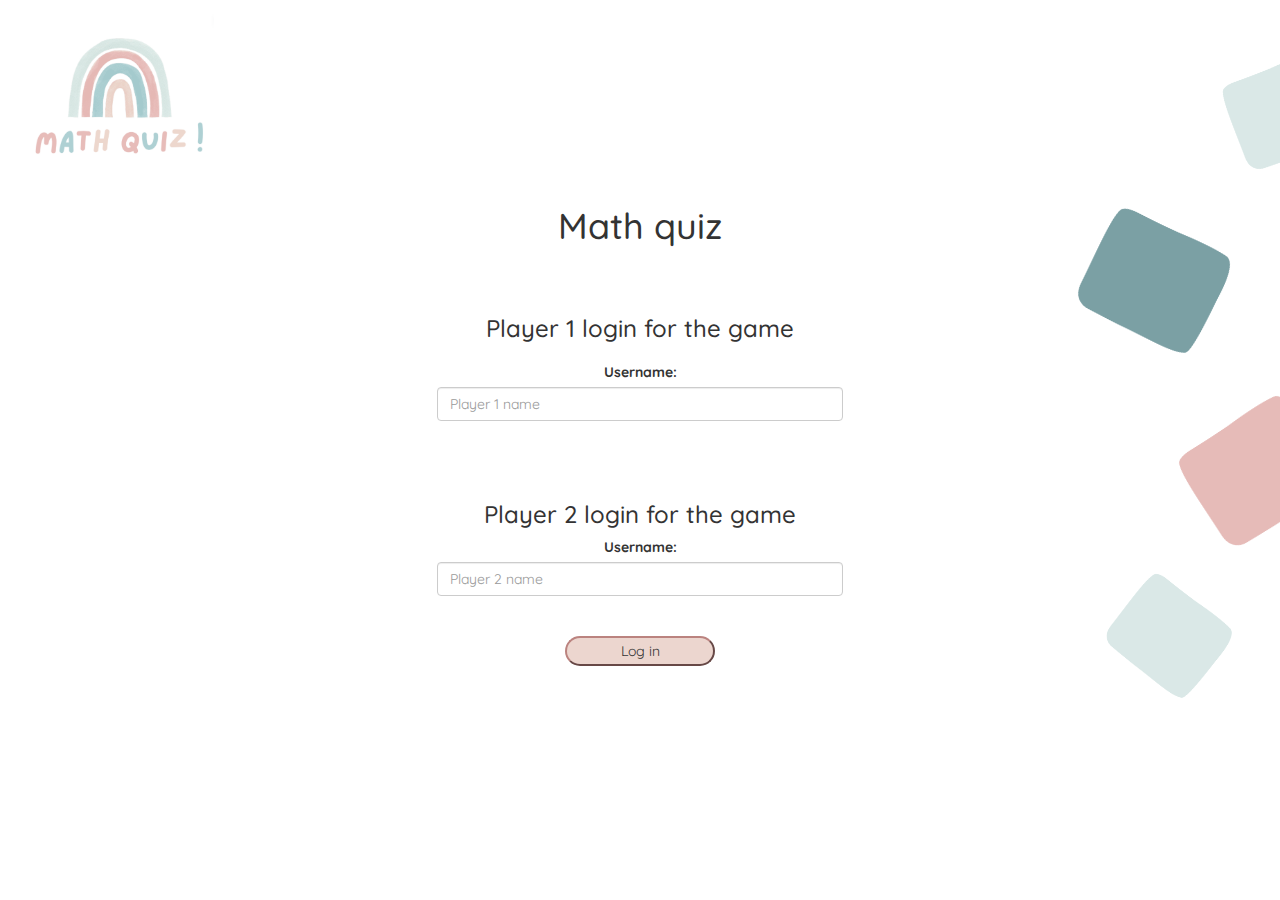
<file: index.html>
<!DOCTYPE html>
<html>
<head>
	<title>Math quiz</title>

<meta name="viewport" content="width=device-width, initial-scale=1">
<link rel="stylesheet" href="https://maxcdn.bootstrapcdn.com/bootstrap/3.4.0/css/bootstrap.min.css">
<script src="https://ajax.googleapis.com/ajax/libs/jquery/3.4.1/jquery.min.js"></script>
<script src="https://maxcdn.bootstrapcdn.com/bootstrap/3.4.0/js/bootstrap.min.js"></script>

<link rel="stylesheet" type="text/css" href="game.css">

<script src="quiz_game_login.js"></script>

<link rel="preconnect" href="https://fonts.googleapis.com">
<link rel="preconnect" href="https://fonts.gstatic.com" crossorigin>
<link href="https://fonts.googleapis.com/css2?family=Quicksand:wght@600&display=swap" rel="stylesheet">
</head>
<body>
<img src="Logo.png" style="width: 250px ;">	

<center>
<h1>Math quiz</h1>
<br>
<br>
<h3>Player 1 login for the game</h3>
<div class="col-lg-4 col-sm-8 col-xs-11 login_div1"> 
<label>Username:</label>
<input type="text" id="player1_name_input" class="form-control" placeholder="Player 1 name">
</div>
<br>
<br>
<div class="col-lg-4 col-sm-8 col-xs-11 login_div2">
<h3>Player 2 login for the game</h3>
<label>Username:</label>
<input type="text" id="player2_name_input" class="form-control" placeholder="Player 2 name">
<br>
<br>
<button id="next" onclick="add_user();">Log in</button>
</div>
</center>

</body>
</html>
</file>
<file: game.css>
body
{
	font-family:"Quicksand" ;
	background-image:url("Background.png") ;
	background-repeat:no-repeat ;
}

	.login_div1 , .login_div2  
	{
		background: white;
		padding: 10px;
		float: none;
		border-radius: 15px;
	}


#player1_name , #player2_name
{
	display: inline-block;
	margin-left: 20px;
}


#background{

padding-right: 100% ;
	
}

#next{
background-color:rgb(236 214 207) ;
border-color:rgb(187, 131, 127) ;
border-radius: 20px ;
width: 150px ;
height: 30px ;
}
</file>
